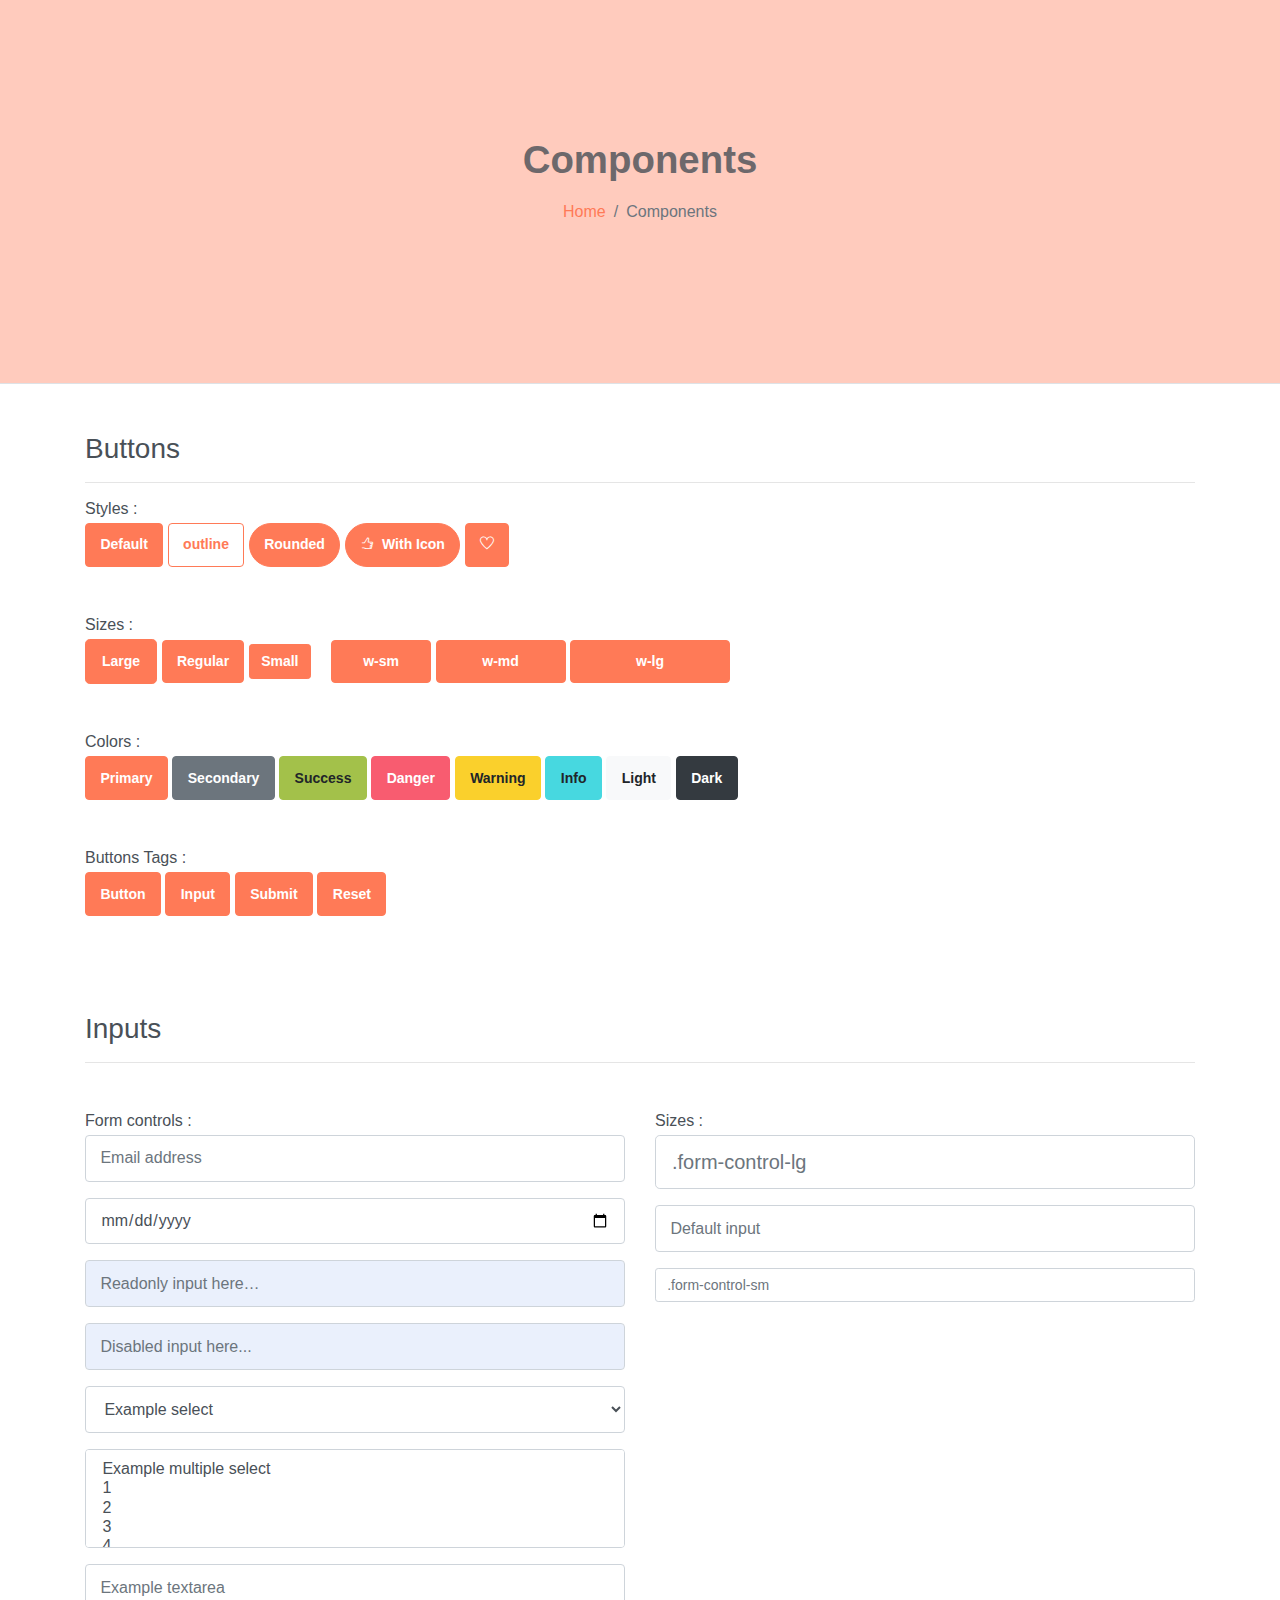
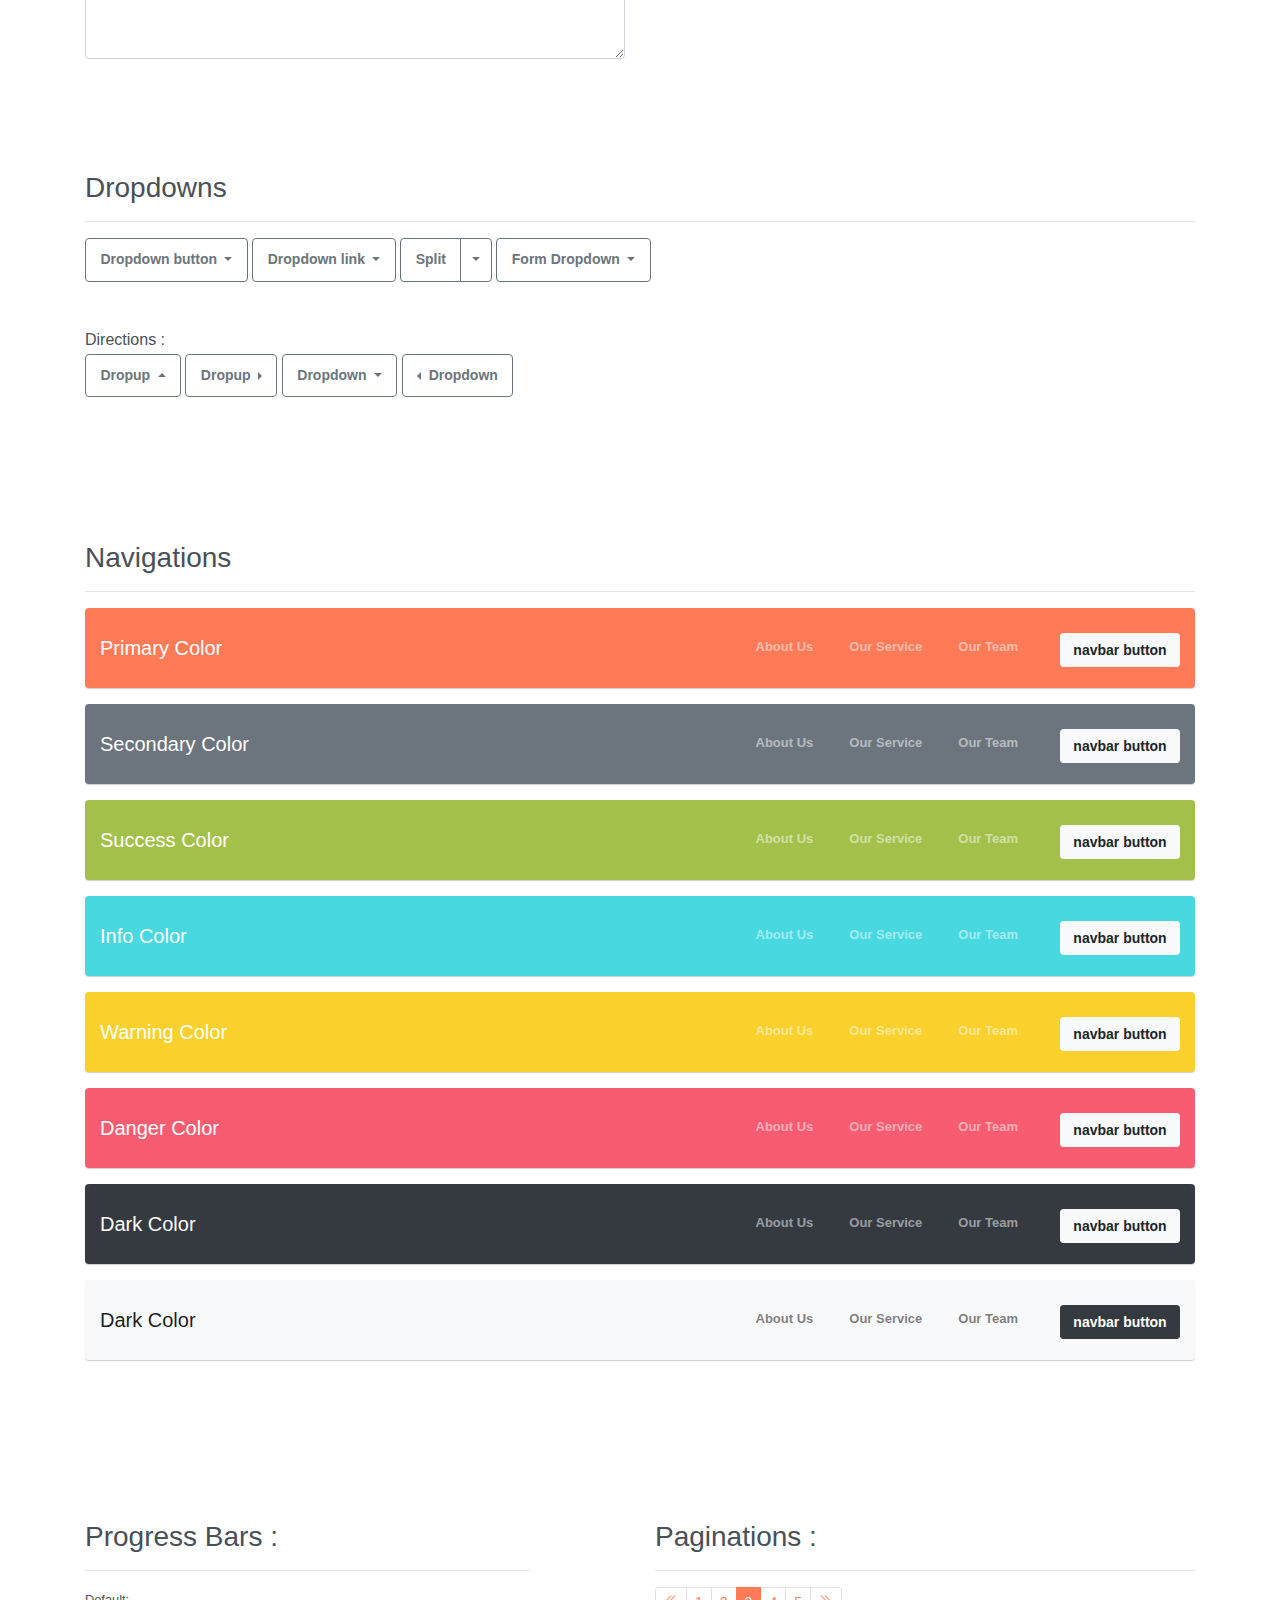
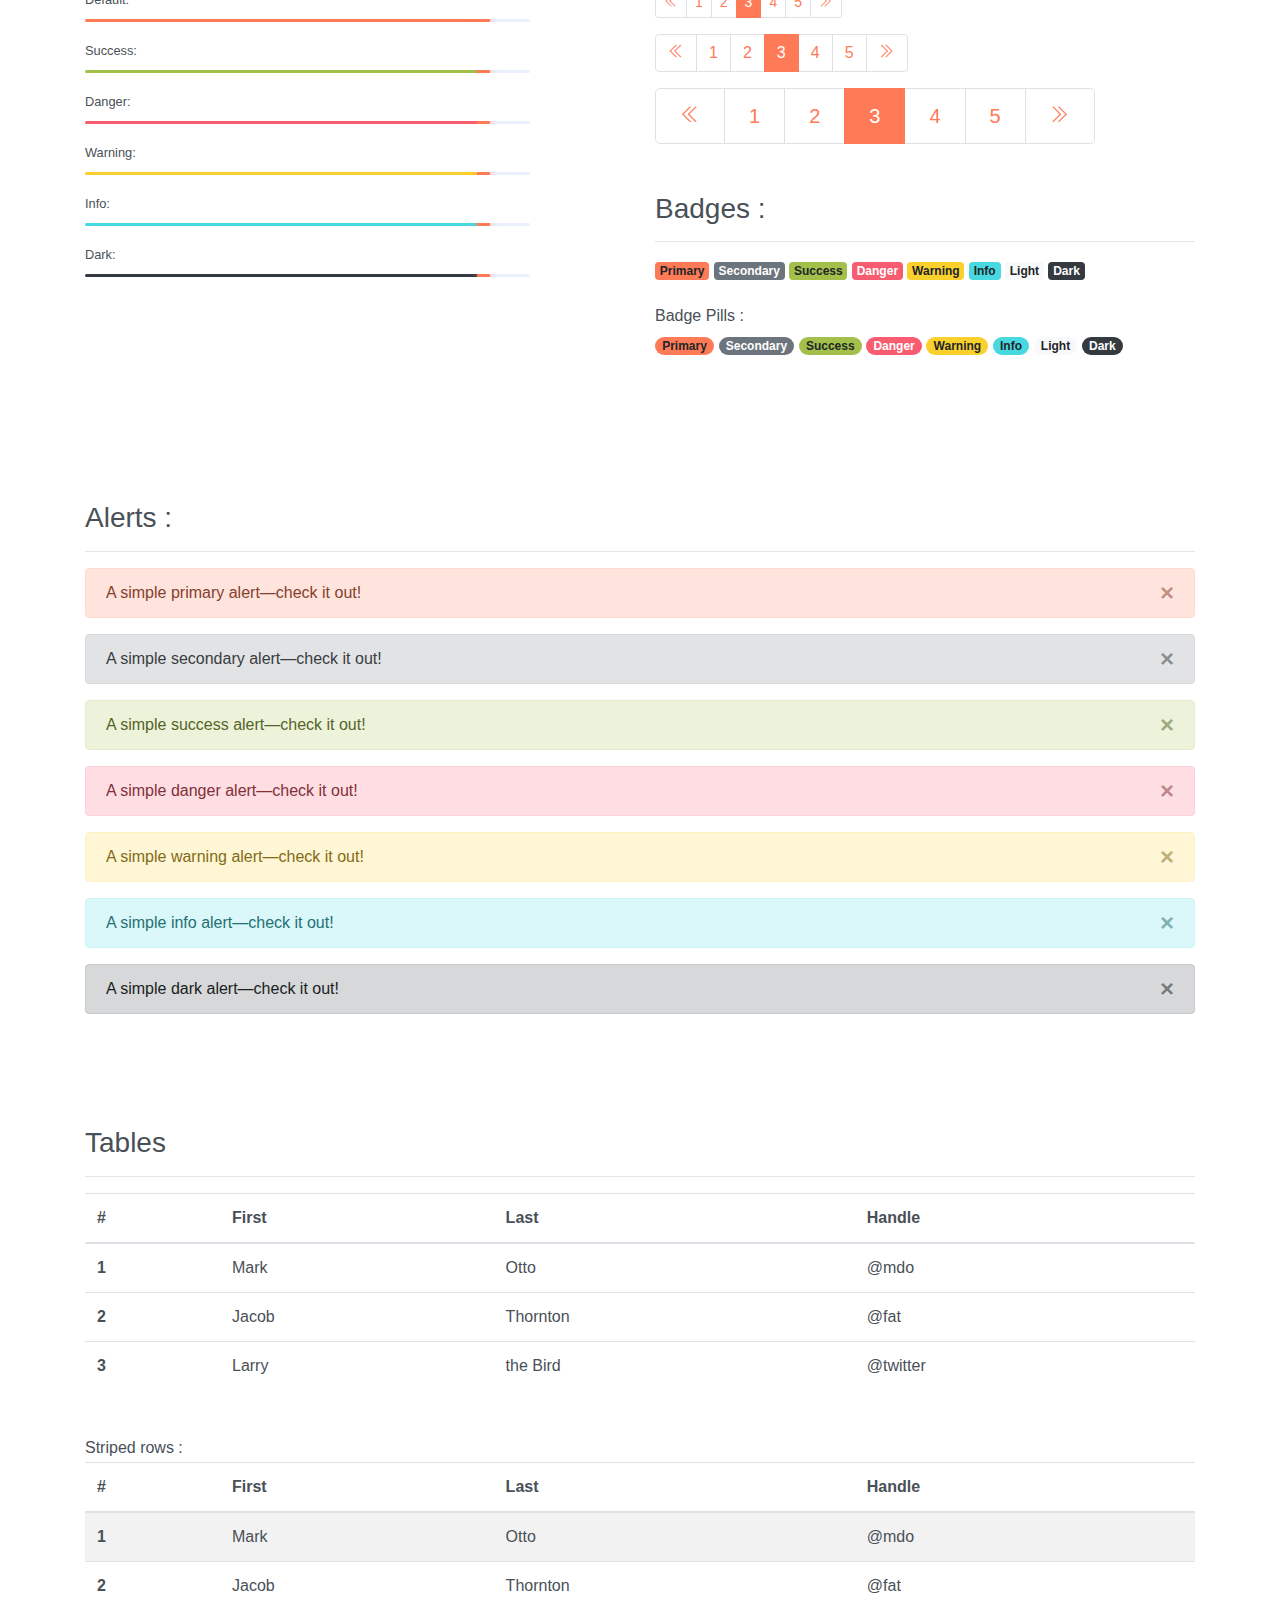
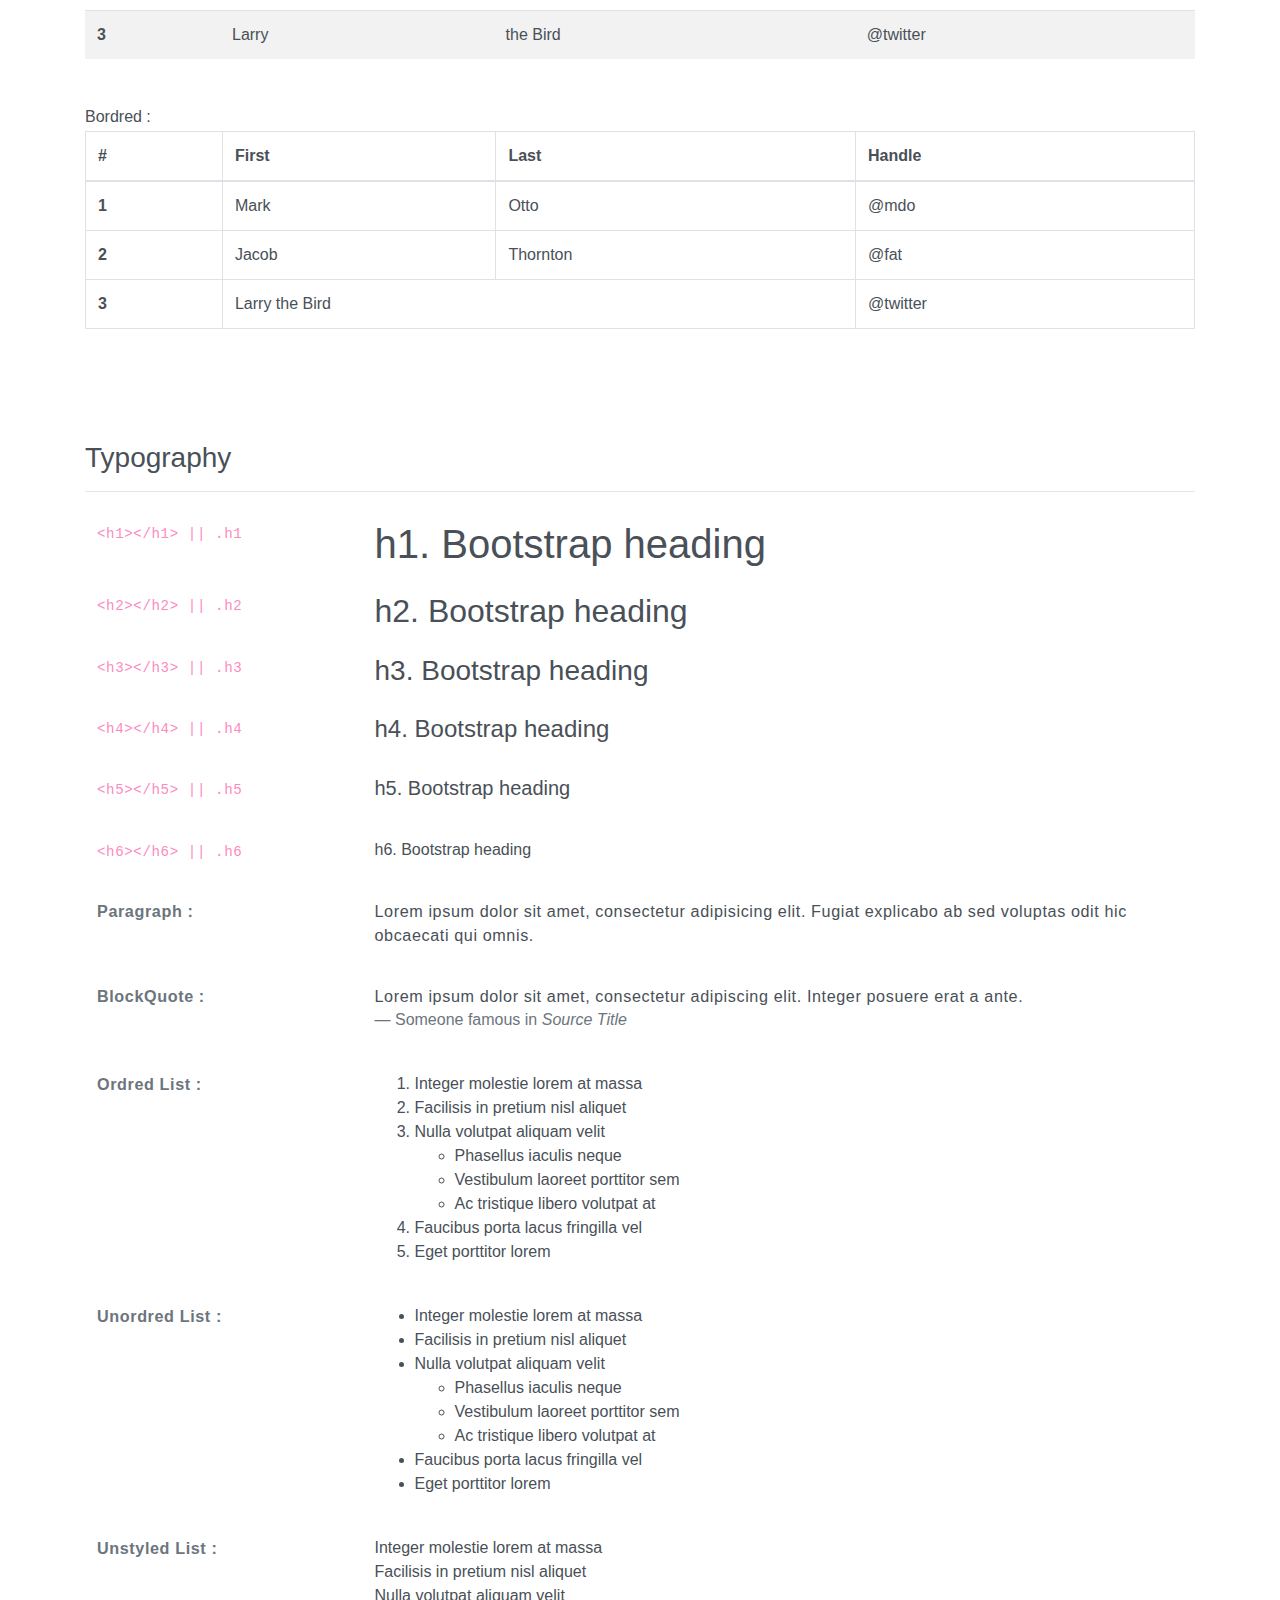
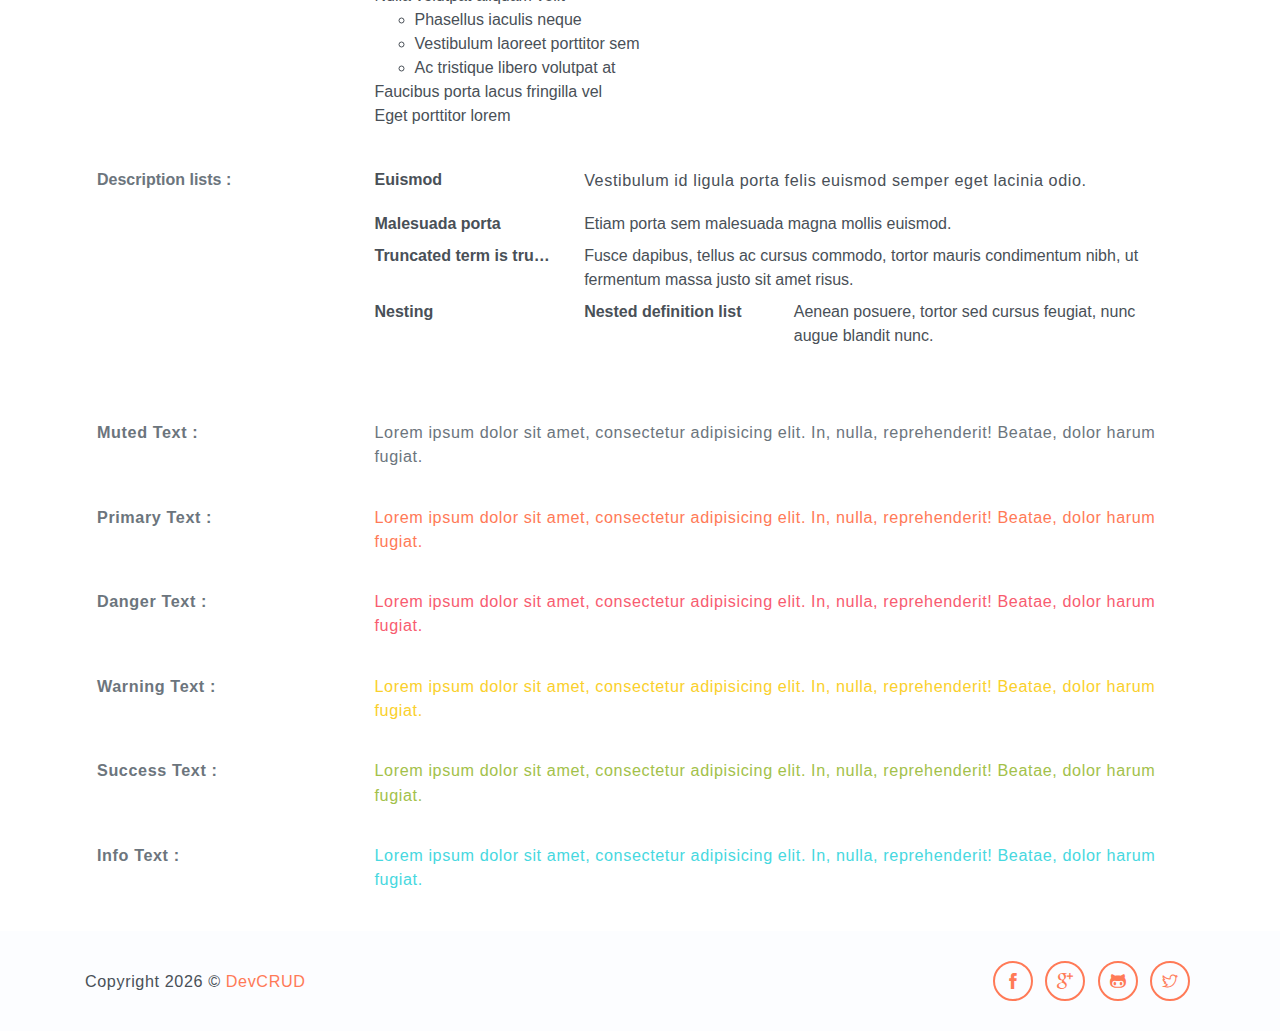
<file: components.html>
<!DOCTYPE html>
<html lang="en">
<head>
   <meta charset="utf-8">
   <meta name="viewport" content="width=device-width, initial-scale=1, shrink-to-fit=no">
   <meta name="description" content="Start your development with Steller landing page.">
   <meta name="author" content="Devcrud">
   <title>Steller | Components</title>
   <!-- font icons -->
   <link rel="stylesheet" href="assets/vendors/themify-icons/css/themify-icons.css">
   <!-- Bootstrap + Steller  -->
   <link rel="stylesheet" href="assets/css/steller.css">
</head>
<body>

   <!-- Page Header -->
   <header class="header header-mini"> 
      <div class="header-title">Components</div> 
      <nav aria-label="breadcrumb">
         <ol class="breadcrumb">
            <li class="breadcrumb-item"><a href="/">Home</a></li>
            <li class="breadcrumb-item active" aria-current="page">Components</li>
         </ol>
      </nav>
   </header> <!-- End Of Page Header -->

   <!-- main content -->
   <div class="container">

      <!-- Buttons -->
      <h3 class="mt-5">Buttons</h3>
      <hr>
      <h6 class="section-secondary-title">Styles :</h6>
      <button class="btn btn-primary">Default</button>
      <button class="btn btn-outline-primary">outline</button>
      <button class="btn btn-primary rounded">Rounded</button>
      <button class="btn btn-primary rounded"><i class="ti-thumb-up pr-1"></i> With Icon</button>
      <button class="btn btn-primary circle"><i class="ti-heart"></i></button>

      <h6 class="section-secondary-title mt-5">Sizes :</h6>
      <button class="btn btn-primary btn-lg">Large</button>
      <button class="btn btn-primary ">Regular</button>
      <button class="btn btn-primary btn-sm">Small</button>
      <button class="btn btn-primary w-sm ml-3">w-sm</button>
      <button class="btn btn-primary w-md">w-md</button>
      <button class="btn btn-primary w-lg">w-lg</button>

      <h6 class="section-secondary-title mt-5">Colors :</h6>          
      <button type="button" class="btn btn-primary">Primary</button>
      <button type="button" class="btn btn-secondary">Secondary</button>
      <button type="button" class="btn btn-success">Success</button>
      <button type="button" class="btn btn-danger">Danger</button>
      <button type="button" class="btn btn-warning">Warning</button>
      <button type="button" class="btn btn-info">Info</button>
      <button type="button" class="btn btn-light">Light</button>
      <button type="button" class="btn btn-dark">Dark</button>

      <h6 class="section-secondary-title mt-5">Buttons Tags :</h6>
      <button class="btn btn-primary" type="submit">Button</button>
      <input class="btn btn-primary" type="button" value="Input">
      <input class="btn btn-primary" type="submit" value="Submit">
      <input class="btn btn-primary" type="reset" value="Reset">
      
      <!-- devider -->
      <div class="py-5"></div>

      <!-- Inputs -->
      <h3>Inputs</h3>
      <hr>
      <div class="row mt-5">
         <div class="col-md-6">
            <h6 class="section-secondary-title">Form controls :</h6>        
            <div class="form-group">
               <input type="email" class="form-control" id="exampleFormControlInput1" placeholder="Email address">
            </div>
            <div class="form-group">
               <input type="date" class="form-control" id="exampleFormControlInput1" placeholder="Date">
            </div>
            <div class="form-group">
               <input class="form-control" type="text" placeholder="Readonly input here…" readonly>
            </div>
            <div class="form-group">
               <input class="form-control" id="disabledInput" type="text" placeholder="Disabled input here..." disabled>
            </div>
            <div class="form-group">
               <select class="form-control" id="exampleFormControlSelect1">
                  <option>Example select</option>
                  <option>1</option>
                  <option>2</option>
                  <option>3</option>
                  <option>4</option>
                  <option>5</option>
               </select>
            </div>
            <div class="form-group">
               <select multiple class="form-control" id="exampleFormControlSelect2">
                  <option>Example multiple select</option>
                  <option>1</option>
                  <option>2</option>
                  <option>3</option>
                  <option>4</option>
                  <option>5</option>
               </select>
            </div>
            <div class="form-group">
               <textarea class="form-control" id="exampleFormControlTextarea1" rows="3" placeholder="Example textarea"></textarea>
            </div>
         </div>
         <div class="col-md-6">
            <h6 class="section-secondary-title">Sizes :</h6>    
            <div class="form-group">
               <input class="form-control form-control-lg" type="text" placeholder=".form-control-lg">             
            </div>
            <div class="form-group">
               <input class="form-control" type="text" placeholder="Default input">
            </div>
            <div class="form-group">
               <input class="form-control form-control-sm" type="text" placeholder=".form-control-sm"> 
            </div>
         </div>
      </div> <!-- end of inputs -->   

      <!-- devider -->
      <div class="py-5"></div>             

      <!-- Dropdowns -->
      <h3 class="components-section-title font-weight-normal">Dropdowns</h3>
      <hr>
      <div class="dropdown d-inline-block">
         <button class="btn btn-outline-secondary dropdown-toggle" type="button" id="dropdownMenuButton" data-toggle="dropdown" aria-haspopup="true" aria-expanded="false">
         Dropdown button
         </button>
         <div class="dropdown-menu" aria-labelledby="dropdownMenuButton">
         <a class="dropdown-item" href="#">Action</a>
         <a class="dropdown-item" href="#">Another action</a>
         <a class="dropdown-item" href="#">Something else here</a>
         </div>
      </div>
      <div class="dropdown d-inline-block">
         <a class="btn btn-outline-secondary dropdown-toggle" href="#" role="button" id="dropdownMenuLink" data-toggle="dropdown" aria-haspopup="true" aria-expanded="false">
            Dropdown link
         </a>
         <div class="dropdown-menu" aria-labelledby="dropdownMenuLink">
            <a class="dropdown-item" href="#">Action</a>
            <a class="dropdown-item" href="#">Another action</a>
            <a class="dropdown-item" href="#">Something else here</a>
         </div>
      </div>
      <div class="btn-group">
         <button type="button" class="btn btn-outline-secondary">Split</button>
         <button type="button" class="btn btn-outline-secondary dropdown-toggle dropdown-toggle-split" data-toggle="dropdown" aria-haspopup="true" aria-expanded="false">
         <span class="sr-only">Toggle Dropdown</span>
         </button>
         <div class="dropdown-menu">
            <a class="dropdown-item" href="#">Action</a>
            <a class="dropdown-item" href="#">Another action</a>
            <a class="dropdown-item" href="#">Something else here</a>
            <div class="dropdown-divider"></div>
            <a class="dropdown-item" href="#">Separated link</a>
         </div>
      </div>
      <div class="btn-group">
         <button class="btn btn-outline-secondary dropdown-toggle" type="button" id="dropdownMenuButton" data-toggle="dropdown" aria-haspopup="true" aria-expanded="false">
            Form Dropdown
         </button>
         <div class="dropdown-menu form">
            <form class="px-4 py-3">
               <div class="form-group">
                  <input type="email" class="form-control" id="exampleDropdownFormEmail1" placeholder="email@example.com">
               </div>
               <div class="form-group">
                  <input type="password" class="form-control" id="exampleDropdownFormPassword1" placeholder="Password">
               </div>
               <div class="form-check mb-3">
                  <input type="checkbox" class="form-check-input" id="dropdownCheck">
                  <label class="form-check-label" for="dropdownCheck">
                     Remember me
                  </label>
               </div>
               <button type="submit" class="btn btn-primary btn-block">Sign in</button>
            </form>
            <div class="dropdown-divider"></div>
            <a class="dropdown-item" href="#"><small>New around here? Sign up</small></a>
            <a class="dropdown-item" href="#"><small>Forgot password?</small></a>
         </div>
      </div>       
      <h6 class="section-secondary-title mt-5">Directions :</h6>  
      <div class="btn-group dropup">
         <button type="button" class="btn btn-outline-secondary dropdown-toggle" data-toggle="dropdown" aria-haspopup="true" aria-expanded="false">
            Dropup
         </button>
         <div class="dropdown-menu">
            <a class="dropdown-item" href="#">Action</a>
            <a class="dropdown-item" href="#">Another action</a>
            <a class="dropdown-item" href="#">Something else here</a>
            <div class="dropdown-divider"></div>
            <a class="dropdown-item" href="#">Separated link</a>
         </div>
      </div>
      <div class="btn-group dropright">
         <button type="button" class="btn btn-outline-secondary dropdown-toggle" data-toggle="dropdown" aria-haspopup="true" aria-expanded="false">
            Dropup
         </button>
         <div class="dropdown-menu">
            <a class="dropdown-item" href="#">Action</a>
            <a class="dropdown-item" href="#">Another action</a>
            <a class="dropdown-item" href="#">Something else here</a>
            <div class="dropdown-divider"></div>
            <a class="dropdown-item" href="#">Separated link</a>
         </div>
      </div>
      <div class="btn-group">
         <button type="button" class="btn btn-outline-secondary dropdown-toggle" data-toggle="dropdown" aria-haspopup="true" aria-expanded="false">
            Dropdown
         </button>
         <div class="dropdown-menu">
            <a class="dropdown-item" href="#">Action</a>
            <a class="dropdown-item" href="#">Another action</a>
            <a class="dropdown-item" href="#">Something else here</a>
            <div class="dropdown-divider"></div>
            <a class="dropdown-item" href="#">Separated link</a>
         </div>
      </div>
      <div class="btn-group dropleft">
         <button type="button" class="btn btn-outline-secondary dropdown-toggle" data-toggle="dropdown" aria-haspopup="true" aria-expanded="false">
            Dropdown
         </button>
         <div class="dropdown-menu">
            <a class="dropdown-item" href="#">Action</a>
            <a class="dropdown-item" href="#">Another action</a>
            <a class="dropdown-item" href="#">Something else here</a>
            <div class="dropdown-divider"></div>
            <a class="dropdown-item" href="#">Separated link</a>
         </div>
      </div> <!-- end of Dropdowns -->  

      <!-- devider -->
      <div class="py-5"></div>   

      <!-- navbars -->
      <h3 class="components-section-title font-weight-normal mt-5">Navigations</h3>
      <hr>
      <nav class="navbar navbar-expand-sm navbar-dark bg-primary rounded shadow mb-3">
         <div class="container">
            <a class="navbar-brand" href="#">Primary Color</a>
            <button class="navbar-toggler ml-auto" type="button" data-toggle="collapse" data-target="#navbarSupportedContent" aria-controls="navbarSupportedContent" aria-expanded="false" aria-label="Toggle navigation">
            <span class="navbar-toggler-icon"></span>
            </button>
            <div class="collapse navbar-collapse" id="navbarSupportedContent">
               <ul class="navbar-nav ml-auto"> 
                  <li class="nav-item">
                     <a class="nav-link" href="#about">About Us</a>
                  </li>
                  <li class="nav-item">
                     <a class="nav-link" href="#service">Our Service</a>
                  </li>
                  <li class="nav-item">
                     <a class="nav-link" href="#team">Our Team</a>
                  </li>
                  <li class="nav-item">
                     <a href="#book-table" class="ml-4 mt-1 btn btn-light btn-sm">navbar button</a>
                  </li>
               </ul>                       
            </div>
         </div>
      </nav>
      <nav class="navbar navbar-expand-sm navbar-dark bg-secondary rounded shadow mb-3">
         <div class="container">
            <a class="navbar-brand" href="#">Secondary Color</a>
            <button class="navbar-toggler ml-auto" type="button" data-toggle="collapse" data-target="#navbarSupportedContent" aria-controls="navbarSupportedContent" aria-expanded="false" aria-label="Toggle navigation">
            <span class="navbar-toggler-icon"></span>
            </button>
            <div class="collapse navbar-collapse" id="navbarSupportedContent">
               <ul class="navbar-nav ml-auto"> 
                  <li class="nav-item">
                     <a class="nav-link" href="#about">About Us</a>
                  </li>
                  <li class="nav-item">
                     <a class="nav-link" href="#service">Our Service</a>
                  </li>
                  <li class="nav-item">
                     <a class="nav-link" href="#team">Our Team</a>
                  </li>
                  <li class="nav-item">
                     <a href="#book-table" class="ml-4 mt-1 btn btn-light btn-sm">navbar button</a>
                  </li>
               </ul>                       
            </div>
         </div>
      </nav>
      <nav class="navbar navbar-expand-sm navbar-dark bg-success rounded shadow mb-3">
         <div class="container">
            <a class="navbar-brand" href="#">Success Color</a>
            <button class="navbar-toggler ml-auto" type="button" data-toggle="collapse" data-target="#navbarSupportedContent" aria-controls="navbarSupportedContent" aria-expanded="false" aria-label="Toggle navigation">
            <span class="navbar-toggler-icon"></span>
            </button>
            <div class="collapse navbar-collapse" id="navbarSupportedContent">
               <ul class="navbar-nav ml-auto"> 
                  <li class="nav-item">
                     <a class="nav-link" href="#about">About Us</a>
                  </li>
                  <li class="nav-item">
                     <a class="nav-link" href="#service">Our Service</a>
                  </li>
                  <li class="nav-item">
                     <a class="nav-link" href="#team">Our Team</a>
                  </li>
                  <li class="nav-item">
                     <a href="#book-table" class="ml-4 mt-1 btn btn-light btn-sm">navbar button</a>
                  </li>
               </ul>                       
            </div>
         </div>
      </nav>
      <nav class="navbar navbar-expand-sm navbar-dark bg-info rounded shadow mb-3">
         <div class="container">
            <a class="navbar-brand" href="#">Info Color</a>
            <button class="navbar-toggler ml-auto" type="button" data-toggle="collapse" data-target="#navbarSupportedContent" aria-controls="navbarSupportedContent" aria-expanded="false" aria-label="Toggle navigation">
            <span class="navbar-toggler-icon"></span>
            </button>
            <div class="collapse navbar-collapse" id="navbarSupportedContent">
               <ul class="navbar-nav ml-auto"> 
                  <li class="nav-item">
                     <a class="nav-link" href="#about">About Us</a>
                  </li>
                  <li class="nav-item">
                     <a class="nav-link" href="#service">Our Service</a>
                  </li>
                  <li class="nav-item">
                     <a class="nav-link" href="#team">Our Team</a>
                  </li>
                  <li class="nav-item">
                     <a href="#book-table" class="ml-4 mt-1 btn btn-light btn-sm">navbar button</a>
                  </li>
               </ul>                       
            </div>
         </div>
      </nav>
      <nav class="navbar navbar-expand-sm navbar-dark bg-warning rounded shadow mb-3">
         <div class="container">
            <a class="navbar-brand" href="#">Warning Color</a>
            <button class="navbar-toggler ml-auto" type="button" data-toggle="collapse" data-target="#navbarSupportedContent" aria-controls="navbarSupportedContent" aria-expanded="false" aria-label="Toggle navigation">
            <span class="navbar-toggler-icon"></span>
            </button>
            <div class="collapse navbar-collapse" id="navbarSupportedContent">
               <ul class="navbar-nav ml-auto"> 
                  <li class="nav-item">
                     <a class="nav-link" href="#about">About Us</a>
                  </li>
                  <li class="nav-item">
                     <a class="nav-link" href="#service">Our Service</a>
                  </li>
                  <li class="nav-item">
                     <a class="nav-link" href="#team">Our Team</a>
                  </li>
                  <li class="nav-item">
                     <a href="#book-table" class="ml-4 mt-1 btn btn-light btn-sm">navbar button</a>
                  </li>
               </ul>                       
            </div>
         </div>
      </nav>
      <nav class="navbar navbar-expand-sm navbar-dark bg-danger rounded shadow mb-3">
         <div class="container">
            <a class="navbar-brand" href="#">Danger Color</a>
            <button class="navbar-toggler ml-auto" type="button" data-toggle="collapse" data-target="#navbarSupportedContent" aria-controls="navbarSupportedContent" aria-expanded="false" aria-label="Toggle navigation">
            <span class="navbar-toggler-icon"></span>
            </button>
            <div class="collapse navbar-collapse" id="navbarSupportedContent">
               <ul class="navbar-nav ml-auto"> 
                  <li class="nav-item">
                     <a class="nav-link" href="#about">About Us</a>
                  </li>
                  <li class="nav-item">
                     <a class="nav-link" href="#service">Our Service</a>
                  </li>
                  <li class="nav-item">
                     <a class="nav-link" href="#team">Our Team</a>
                  </li>
                  <li class="nav-item">
                     <a href="#book-table" class="ml-4 mt-1 btn btn-light btn-sm">navbar button</a>
                  </li>
               </ul>                       
            </div>
         </div>
      </nav>
      <nav class="navbar navbar-expand-sm navbar-dark bg-dark rounded shadow mb-3">
         <div class="container">
            <a class="navbar-brand" href="#">Dark Color</a>
            <button class="navbar-toggler ml-auto" type="button" data-toggle="collapse" data-target="#navbarSupportedContent" aria-controls="navbarSupportedContent" aria-expanded="false" aria-label="Toggle navigation">
            <span class="navbar-toggler-icon"></span>
            </button>
            <div class="collapse navbar-collapse" id="navbarSupportedContent">
               <ul class="navbar-nav ml-auto"> 
                  <li class="nav-item">
                     <a class="nav-link" href="#about">About Us</a>
                  </li>
                  <li class="nav-item">
                     <a class="nav-link" href="#service">Our Service</a>
                  </li>
                  <li class="nav-item">
                     <a class="nav-link" href="#team">Our Team</a>
                  </li>
                  <li class="nav-item">
                     <a href="#book-table" class="ml-4 mt-1 btn btn-light btn-sm">navbar button</a>
                  </li>
               </ul>                       
            </div>
         </div>
      </nav>
      <nav class="navbar navbar-expand-sm navbar-light bg-light rounded shadow mb-3">
         <div class="container">
            <a class="navbar-brand" href="#">Dark Color</a>
            <button class="navbar-toggler ml-auto" type="button" data-toggle="collapse" data-target="#navbarSupportedContent" aria-controls="navbarSupportedContent" aria-expanded="false" aria-label="Toggle navigation">
            <span class="navbar-toggler-icon"></span>
            </button>
            <div class="collapse navbar-collapse" id="navbarSupportedContent">
               <ul class="navbar-nav ml-auto"> 
                  <li class="nav-item">
                     <a class="nav-link" href="#about">About Us</a>
                  </li>
                  <li class="nav-item">
                     <a class="nav-link" href="#service">Our Service</a>
                  </li>
                  <li class="nav-item">
                     <a class="nav-link" href="#team">Our Team</a>
                  </li>
                  <li class="nav-item">
                     <a href="#book-table" class="ml-4 mt-1 btn btn-dark btn-sm">navbar button</a>
                  </li>
               </ul>                       
            </div>
         </div>
      </nav>
      <!-- End of navbars -->

      <!-- devider -->
      <div class="py-5"></div>   
      
      <!-- progress bars -->
      <div class="row justify-content-between">
         <div class="col-md-5">
            <h3 class="components-section-title font-weight-normal mt-5">Progress Bars :</h3>
            <hr>
            <small>Default: </small>
            <div class="progress mt-2 mb-3">
               <div class="progress-bar" role="progressbar" style="width: 90%" aria-valuenow="25" aria-valuemin="0" aria-valuemax="100"><span>90%</span></div>
            </div>
            <small>Success:</small>
            <div class="progress mt-2 mb-3">
               <div class="progress-bar bg-success" role="progressbar" style="width: 90%" aria-valuenow="25" aria-valuemin="0" aria-valuemax="100"><span>90%</span></div>
            </div>
            <small>Danger:</small>
            <div class="progress mt-2 mb-3">
               <div class="progress-bar bg-danger" role="progressbar" style="width: 90%" aria-valuenow="25" aria-valuemin="0" aria-valuemax="100"><span>90%</span></div>
            </div>
            <small>Warning:</small>
            <div class="progress mt-2 mb-3">
               <div class="progress-bar bg-warning" role="progressbar" style="width: 90%" aria-valuenow="25" aria-valuemin="0" aria-valuemax="100"><span>90%</span></div>
            </div>
            <small>Info:</small>
            <div class="progress mt-2 mb-3">
               <div class="progress-bar bg-info" role="progressbar" style="width: 90%" aria-valuenow="25" aria-valuemin="0" aria-valuemax="100"><span>90%</span></div>
            </div>
            <small>Dark:</small>
            <div class="progress mt-2 mb-3">
               <div class="progress-bar bg-dark" role="progressbar" style="width: 90%" aria-valuenow="25" aria-valuemin="0" aria-valuemax="100"><span>90%</span></div>
            </div>
         </div>
         <div class="col-md-6">
            <h3 class="components-section-title font-weight-normal mt-5">Paginations :</h3>
            <hr>
            <nav aria-label="Page navigation example">
               <ul class="pagination pagination-sm">
                  <li class="page-item"><a class="page-link" href="#"><i class="ti-angle-double-left"></i></a></li>
                  <li class="page-item"><a class="page-link" href="#">1</a></li>
                  <li class="page-item"><a class="page-link" href="#">2</a></li>
                  <li class="page-item active"><a class="page-link" href="#">3</a></li>
                  <li class="page-item"><a class="page-link" href="#">4</a></li>
                  <li class="page-item"><a class="page-link" href="#">5</a></li>
                  <li class="page-item"><a class="page-link" href="#"><i class="ti-angle-double-right"></i></a></li>
               </ul>
            </nav>
            <nav aria-label="Page navigation example">
               <ul class="pagination">
               <li class="page-item"><a class="page-link" href="#"><i class="ti-angle-double-left"></i></a></li>
                  <li class="page-item"><a class="page-link" href="#">1</a></li>
                  <li class="page-item"><a class="page-link" href="#">2</a></li>
                  <li class="page-item active"><a class="page-link" href="#">3</a></li>
                  <li class="page-item"><a class="page-link" href="#">4</a></li>
                  <li class="page-item"><a class="page-link" href="#">5</a></li>
                  <li class="page-item"><a class="page-link" href="#"><i class="ti-angle-double-right"></i></a></li>
               </ul>
            </nav>
            <nav aria-label="Page navigation example">
               <ul class="pagination pagination-lg">
                  <li class="page-item"><a class="page-link" href="#"><i class="ti-angle-double-left"></i></a></li>
                  <li class="page-item"><a class="page-link" href="#">1</a></li>
                  <li class="page-item"><a class="page-link" href="#">2</a></li>
                  <li class="page-item active"><a class="page-link" href="#">3</a></li>
                  <li class="page-item"><a class="page-link" href="#">4</a></li>
                  <li class="page-item"><a class="page-link" href="#">5</a></li>
                  <li class="page-item"><a class="page-link" href="#"><i class="ti-angle-double-right"></i></a></li>
               </ul>
            </nav>

            <!-- Badges -->
            <h3 class="components-section-title font-weight-normal mt-5">Badges :</h3>
            <hr>
            <span class="badge badge-primary">Primary</span>
            <span class="badge badge-secondary">Secondary</span>
            <span class="badge badge-success">Success</span>
            <span class="badge badge-danger">Danger</span>
            <span class="badge badge-warning">Warning</span>
            <span class="badge badge-info">Info</span>
            <span class="badge badge-light">Light</span>
            <span class="badge badge-dark">Dark</span>
            <h6 class="section-secondary-title mt-4 mb-2">Badge Pills :</h6>
            <span class="badge badge-pill badge-primary">Primary</span>
            <span class="badge badge-pill badge-secondary">Secondary</span>
            <span class="badge badge-pill badge-success">Success</span>
            <span class="badge badge-pill badge-danger">Danger</span>
            <span class="badge badge-pill badge-warning">Warning</span>
            <span class="badge badge-pill badge-info">Info</span>
            <span class="badge badge-pill badge-light">Light</span>
            <span class="badge badge-pill badge-dark">Dark</span>
         </div>
      </div> <!-- End of Progress bars -->

      <!-- devider -->
      <div class="py-5"></div>  

      <!-- Alerts -->
      <h3 class="components-section-title font-weight-normal mt-5">Alerts :</h3>
      <hr>
      <div class="alert alert-primary alert-dismissible fade show" role="alert">
         A simple primary alert—check it out!
         <button type="button" class="close" data-dismiss="alert" aria-label="Close">
            <span aria-hidden="true">&times;</span>
         </button>
      </div>
      <div class="alert alert-secondary alert-dismissible fade show" role="alert">
         A simple secondary alert—check it out!
         <button type="button" class="close" data-dismiss="alert" aria-label="Close">
            <span aria-hidden="true">&times;</span>
         </button>
      </div>
      <div class="alert alert-success alert-dismissible fade show" role="alert">
         A simple success alert—check it out!
         <button type="button" class="close" data-dismiss="alert" aria-label="Close">
            <span aria-hidden="true">&times;</span>
         </button>
      </div>
      <div class="alert alert-danger alert-dismissible fade show" role="alert">
         A simple danger alert—check it out!
         <button type="button" class="close" data-dismiss="alert" aria-label="Close">
            <span aria-hidden="true">&times;</span>
         </button>
      </div>
      <div class="alert alert-warning alert-dismissible fade show" role="alert">
         A simple warning alert—check it out!
         <button type="button" class="close" data-dismiss="alert" aria-label="Close">
            <span aria-hidden="true">&times;</span>
         </button>
      </div>
      <div class="alert alert-info alert-dismissible fade show" role="alert">
         A simple info alert—check it out!
         <button type="button" class="close" data-dismiss="alert" aria-label="Close">
            <span aria-hidden="true">&times;</span>
         </button>
      </div>
      <div class="alert alert-dark alert-dismissible fade show" role="alert">
         A simple dark alert—check it out!
         <button type="button" class="close" data-dismiss="alert" aria-label="Close">
            <span aria-hidden="true">&times;</span>
         </button>
      </div>
      <!-- end of alerts -->

      <!-- devider -->
      <div class="py-5"></div> 
   
      <!-- tables -->
      <h3 class="components-section-title">Tables</h3>
      <hr>
      <table class="table">
         <thead>
            <tr>
               <th scope="col">#</th>
               <th scope="col">First</th>
               <th scope="col">Last</th>
               <th scope="col">Handle</th>
            </tr>
         </thead>
         <tbody>
            <tr>
               <th scope="row">1</th>
               <td>Mark</td>
               <td>Otto</td>
               <td>@mdo</td>
            </tr>
            <tr>
               <th scope="row">2</th>
               <td>Jacob</td>
               <td>Thornton</td>
               <td>@fat</td>
            </tr>
            <tr>
               <th scope="row">3</th>
               <td>Larry</td>
               <td>the Bird</td>
               <td>@twitter</td>
            </tr>
         </tbody>
      </table>

      <h6 class="section-secondary-title mt-5">Striped rows :</h6>
      <table class="table table-striped">
         <thead>
            <tr>
               <th scope="col">#</th>
               <th scope="col">First</th>
               <th scope="col">Last</th>
               <th scope="col">Handle</th>
            </tr>
         </thead>
         <tbody>
            <tr>
               <th scope="row">1</th>
               <td>Mark</td>
               <td>Otto</td>
               <td>@mdo</td>
            </tr>
            <tr>
               <th scope="row">2</th>
               <td>Jacob</td>
               <td>Thornton</td>
               <td>@fat</td>
            </tr>
            <tr>
               <th scope="row">3</th>
               <td>Larry</td>
               <td>the Bird</td>
               <td>@twitter</td>
            </tr>
         </tbody>
      </table>

      <h6 class="section-secondary-title mt-5">Bordred :</h6>
      <table class="table table-bordered">
         <thead>
            <tr>
               <th scope="col">#</th>
               <th scope="col">First</th>
               <th scope="col">Last</th>
               <th scope="col">Handle</th>
            </tr>
         </thead>
         <tbody>
            <tr>
               <th scope="row">1</th>
               <td>Mark</td>
               <td>Otto</td>
               <td>@mdo</td>
            </tr>
            <tr>
               <th scope="row">2</th>
               <td>Jacob</td>
               <td>Thornton</td>
               <td>@fat</td>
            </tr>
            <tr>
               <th scope="row">3</th>
               <td colspan="2">Larry the Bird</td>
               <td>@twitter</td>
            </tr>
         </tbody>
      </table>
      <!-- end of tables -->

      <!-- devider -->
      <div class="py-5"></div> 

      <!-- typography -->
      <h3 class="components-section-title">Typography</h3>
      <hr>
     
      <table class="table table-borderless v-align-center">
         <tbody>
            <tr>
               <td>
                  <p><code class="highlighter-rouge">&lt;h1&gt;&lt;/h1&gt; || .h1</code></p>
               </td>
               <td class="w-75"><span class="h1">h1. Bootstrap heading</span></td>
            </tr>
            <tr>
               <td>
                  <p><code class="highlighter-rouge">&lt;h2&gt;&lt;/h2&gt; || .h2</code></p>
               </td>
               <td><span class="h2">h2. Bootstrap heading</span></td>
            </tr>
            <tr>
               <td>
                  <p><code class="highlighter-rouge">&lt;h3&gt;&lt;/h3&gt; || .h3</code></p>
               </td>
               <td><span class="h3">h3. Bootstrap heading</span></td>
            </tr>
            <tr>
               <td>
                  <p><code class="highlighter-rouge">&lt;h4&gt;&lt;/h4&gt; || .h4</code></p>
               </td>
               <td><span class="h4">h4. Bootstrap heading</span></td>
            </tr>
            <tr>
               <td>
                  <p><code class="highlighter-rouge">&lt;h5&gt;&lt;/h5&gt; || .h5</code></p>
               </td>
               <td><span class="h5">h5. Bootstrap heading</span></td>
            </tr>
            <tr>
               <td>
                  <p><code class="highlighter-rouge">&lt;h6&gt;&lt;/h6&gt; || .h6</code></p>
               </td>
               <td><span class="h6">h6. Bootstrap heading</span></td>
            </tr>
            <tr>
               <td>
                  <p class="font-weight-bold text-muted">Paragraph :</p>
               </td>
               <td><p>Lorem ipsum dolor sit amet, consectetur adipisicing elit. Fugiat explicabo ab sed voluptas odit hic obcaecati qui omnis.</p></td>
            </tr>
            <tr>
               <td>
                  <p class="font-weight-bold text-muted">BlockQuote :</p>
               </td>
               <td>
                  <blockquote class="blockquote">
                     <p class="mb-0">Lorem ipsum dolor sit amet, consectetur adipiscing elit. Integer posuere erat a ante.</p>
                     <footer class="blockquote-footer">Someone famous in <cite title="Source Title">Source Title</cite></footer>
                  </blockquote>
               </td>
            </tr>

            <tr>
               <td><p class="font-weight-bold text-muted">Ordred List :</p></td>
               <td>
                  <ol>
                     <li>Integer molestie lorem at massa</li>
                     <li>Facilisis in pretium nisl aliquet</li>
                     <li>Nulla volutpat aliquam velit
                        <ul>
                           <li>Phasellus iaculis neque</li>
                           <li>Vestibulum laoreet porttitor sem</li>
                           <li>Ac tristique libero volutpat at</li>
                        </ul>
                     </li>
                     <li>Faucibus porta lacus fringilla vel</li>
                     <li>Eget porttitor lorem</li>
                  </ol>
               </td>
            </tr>
            <tr>
               <td><p class="font-weight-bold text-muted">Unordred List :</p></td>
               <td>
                  <ul >
                     <li>Integer molestie lorem at massa</li>
                     <li>Facilisis in pretium nisl aliquet</li>
                     <li>Nulla volutpat aliquam velit
                        <ul>
                           <li>Phasellus iaculis neque</li>
                           <li>Vestibulum laoreet porttitor sem</li>
                           <li>Ac tristique libero volutpat at</li>
                        </ul>
                     </li>
                     <li>Faucibus porta lacus fringilla vel</li>
                     <li>Eget porttitor lorem</li>
                  </ul>
               </td>
            </tr>
            <tr>
               <td><p class="font-weight-bold text-muted">Unstyled List :</p></td>
               <td>
                  <ul class="list-unstyled">
                     <li>Integer molestie lorem at massa</li>
                     <li>Facilisis in pretium nisl aliquet</li>
                     <li>Nulla volutpat aliquam velit
                        <ul>
                           <li>Phasellus iaculis neque</li>
                           <li>Vestibulum laoreet porttitor sem</li>
                           <li>Ac tristique libero volutpat at</li>
                        </ul>
                     </li>
                     <li>Faucibus porta lacus fringilla vel</li>
                     <li>Eget porttitor lorem</li>
                  </ul>
               </td>
            </tr>
            <tr>
               <td class="font-weight-bold text-muted">Description lists : </td>
               <td>
                  <dl class="row">
                     <dt class="col-sm-3">Euismod</dt>
                     <dd class="col-sm-9">
                        <p>Vestibulum id ligula porta felis euismod semper eget lacinia odio.</p>
                     </dd>

                     <dt class="col-sm-3">Malesuada porta</dt>
                     <dd class="col-sm-9">Etiam porta sem malesuada magna mollis euismod.</dd>

                     <dt class="col-sm-3 text-truncate">Truncated term is truncated</dt>
                     <dd class="col-sm-9">Fusce dapibus, tellus ac cursus commodo, tortor mauris condimentum nibh, ut fermentum massa justo sit amet risus.</dd>

                     <dt class="col-sm-3">Nesting</dt>
                     <dd class="col-sm-9">
                        <dl class="row">
                           <dt class="col-sm-4">Nested definition list</dt>
                           <dd class="col-sm-8">Aenean posuere, tortor sed cursus feugiat, nunc augue blandit nunc.</dd>
                        </dl>
                     </dd>
                  </dl>
               </td>
            </tr>
            <tr>
               <td>
                  <p class="font-weight-bold text-muted">Muted Text :</p>
               </td>
               <td>
                  <p class="text-muted">Lorem ipsum dolor sit amet, consectetur adipisicing elit. In, nulla, reprehenderit! Beatae, dolor harum fugiat.</p>
               </td>
            </tr>
            <tr>
               <td>
                  <p class="font-weight-bold text-muted">Primary Text :</p>
               </td>
               <td>
                  <p class="text-primary">Lorem ipsum dolor sit amet, consectetur adipisicing elit. In, nulla, reprehenderit! Beatae, dolor harum fugiat.</p>
               </td>
            </tr>
            <tr>
               <td>
                  <p class="font-weight-bold text-muted">Danger Text :</p>
               </td>
               <td>
                  <p class="text-danger">Lorem ipsum dolor sit amet, consectetur adipisicing elit. In, nulla, reprehenderit! Beatae, dolor harum fugiat.</p>
               </td>
            </tr>
            <tr>
               <td>
                  <p class="font-weight-bold text-muted">Warning Text :</p>
               </td>
               <td>
                  <p class="text-warning">Lorem ipsum dolor sit amet, consectetur adipisicing elit. In, nulla, reprehenderit! Beatae, dolor harum fugiat.</p>
               </td>
            </tr>
            <tr>
               <td>
                  <p class="font-weight-bold text-muted">Success Text :</p>
               </td>
               <td>
                  <p class="text-success">Lorem ipsum dolor sit amet, consectetur adipisicing elit. In, nulla, reprehenderit! Beatae, dolor harum fugiat.</p>
               </td>
            </tr>
            <tr>
               <td>
                  <p class="font-weight-bold text-muted">Info Text :</p>
               </td>
               <td>
                  <p class="text-info">Lorem ipsum dolor sit amet, consectetur adipisicing elit. In, nulla, reprehenderit! Beatae, dolor harum fugiat.</p>
               </td>
            </tr>
         </tbody>
      </table>
   </div>
   <!-- end of typography -->

   <!-- Page Footer -->
    <footer class="page-footer">
        <div class="container">
            <div class="row align-items-center">
                <div class="col-sm-6">
                    <p>Copyright <script>document.write(new Date().getFullYear())</script> &copy; <a href="http://www.devcrud.com" target="_blank">DevCRUD</a></p>
                </div>
                <div class="col-sm-6">
                    <div class="socials">
                        <a class="social-item" href="javascript:void(0)"><i class="ti-facebook"></i></a>
                        <a class="social-item" href="javascript:void(0)"><i class="ti-google"></i></a>
                        <a class="social-item" href="javascript:void(0)"><i class="ti-github"></i></a>
                        <a class="social-item" href="javascript:void(0)"><i class="ti-twitter"></i></a>
                    </div>
                </div>
            </div>
        </div>
    </footer> 
    <!-- End of page footer -->
   
   <!-- core  -->
    <script src="assets/vendors/jquery/jquery-3.4.1.js"></script>
   <script src="assets/vendors/bootstrap/bootstrap.bundle.js"></script>

    <!-- steller js -->
    <script src="assets/js/steller.js"></script>

</body>
</html>
</file>
<file: assets/vendors/themify-icons/css/themify-icons.css>
@font-face {
	font-family: 'themify';
	src:url("../fonts/themify.eot?-fvbane");
	src:url("../fonts/themify.eot?#iefix-fvbane") format("embedded-opentype"),
		url("../fonts/themify.woff?-fvbane") format("woff"),
		url("../fonts/themify.ttf?-fvbane") format("truetype"),
		url("../fonts/themify.svg?-fvbane#themify") format("svg");
	font-weight: normal;
	font-style: normal;
}

[class^="ti-"], [class*=" ti-"] {
	font-family: 'themify';
	speak: none;
	font-style: normal;
	font-weight: normal;
	font-variant: normal;
	text-transform: none;
	line-height: 1;

	/* Better Font Rendering =========== */
	-webkit-font-smoothing: antialiased;
	-moz-osx-font-smoothing: grayscale;
}

.ti-wand:before {
	content: "\e600";
}
.ti-volume:before {
	content: "\e601";
}
.ti-user:before {
	content: "\e602";
}
.ti-unlock:before {
	content: "\e603";
}
.ti-unlink:before {
	content: "\e604";
}
.ti-trash:before {
	content: "\e605";
}
.ti-thought:before {
	content: "\e606";
}
.ti-target:before {
	content: "\e607";
}
.ti-tag:before {
	content: "\e608";
}
.ti-tablet:before {
	content: "\e609";
}
.ti-star:before {
	content: "\e60a";
}
.ti-spray:before {
	content: "\e60b";
}
.ti-signal:before {
	content: "\e60c";
}
.ti-shopping-cart:before {
	content: "\e60d";
}
.ti-shopping-cart-full:before {
	content: "\e60e";
}
.ti-settings:before {
	content: "\e60f";
}
.ti-search:before {
	content: "\e610";
}
.ti-zoom-in:before {
	content: "\e611";
}
.ti-zoom-out:before {
	content: "\e612";
}
.ti-cut:before {
	content: "\e613";
}
.ti-ruler:before {
	content: "\e614";
}
.ti-ruler-pencil:before {
	content: "\e615";
}
.ti-ruler-alt:before {
	content: "\e616";
}
.ti-bookmark:before {
	content: "\e617";
}
.ti-bookmark-alt:before {
	content: "\e618";
}
.ti-reload:before {
	content: "\e619";
}
.ti-plus:before {
	content: "\e61a";
}
.ti-pin:before {
	content: "\e61b";
}
.ti-pencil:before {
	content: "\e61c";
}
.ti-pencil-alt:before {
	content: "\e61d";
}
.ti-paint-roller:before {
	content: "\e61e";
}
.ti-paint-bucket:before {
	content: "\e61f";
}
.ti-na:before {
	content: "\e620";
}
.ti-mobile:before {
	content: "\e621";
}
.ti-minus:before {
	content: "\e622";
}
.ti-medall:before {
	content: "\e623";
}
.ti-medall-alt:before {
	content: "\e624";
}
.ti-marker:before {
	content: "\e625";
}
.ti-marker-alt:before {
	content: "\e626";
}
.ti-arrow-up:before {
	content: "\e627";
}
.ti-arrow-right:before {
	content: "\e628";
}
.ti-arrow-left:before {
	content: "\e629";
}
.ti-arrow-down:before {
	content: "\e62a";
}
.ti-lock:before {
	content: "\e62b";
}
.ti-location-arrow:before {
	content: "\e62c";
}
.ti-link:before {
	content: "\e62d";
}
.ti-layout:before {
	content: "\e62e";
}
.ti-layers:before {
	content: "\e62f";
}
.ti-layers-alt:before {
	content: "\e630";
}
.ti-key:before {
	content: "\e631";
}
.ti-import:before {
	content: "\e632";
}
.ti-image:before {
	content: "\e633";
}
.ti-heart:before {
	content: "\e634";
}
.ti-heart-broken:before {
	content: "\e635";
}
.ti-hand-stop:before {
	content: "\e636";
}
.ti-hand-open:before {
	content: "\e637";
}
.ti-hand-drag:before {
	content: "\e638";
}
.ti-folder:before {
	content: "\e639";
}
.ti-flag:before {
	content: "\e63a";
}
.ti-flag-alt:before {
	content: "\e63b";
}
.ti-flag-alt-2:before {
	content: "\e63c";
}
.ti-eye:before {
	content: "\e63d";
}
.ti-export:before {
	content: "\e63e";
}
.ti-exchange-vertical:before {
	content: "\e63f";
}
.ti-desktop:before {
	content: "\e640";
}
.ti-cup:before {
	content: "\e641";
}
.ti-crown:before {
	content: "\e642";
}
.ti-comments:before {
	content: "\e643";
}
.ti-comment:before {
	content: "\e644";
}
.ti-comment-alt:before {
	content: "\e645";
}
.ti-close:before {
	content: "\e646";
}
.ti-clip:before {
	content: "\e647";
}
.ti-angle-up:before {
	content: "\e648";
}
.ti-angle-right:before {
	content: "\e649";
}
.ti-angle-left:before {
	content: "\e64a";
}
.ti-angle-down:before {
	content: "\e64b";
}
.ti-check:before {
	content: "\e64c";
}
.ti-check-box:before {
	content: "\e64d";
}
.ti-camera:before {
	content: "\e64e";
}
.ti-announcement:before {
	content: "\e64f";
}
.ti-brush:before {
	content: "\e650";
}
.ti-briefcase:before {
	content: "\e651";
}
.ti-bolt:before {
	content: "\e652";
}
.ti-bolt-alt:before {
	content: "\e653";
}
.ti-blackboard:before {
	content: "\e654";
}
.ti-bag:before {
	content: "\e655";
}
.ti-move:before {
	content: "\e656";
}
.ti-arrows-vertical:before {
	content: "\e657";
}
.ti-arrows-horizontal:before {
	content: "\e658";
}
.ti-fullscreen:before {
	content: "\e659";
}
.ti-arrow-top-right:before {
	content: "\e65a";
}
.ti-arrow-top-left:before {
	content: "\e65b";
}
.ti-arrow-circle-up:before {
	content: "\e65c";
}
.ti-arrow-circle-right:before {
	content: "\e65d";
}
.ti-arrow-circle-left:before {
	content: "\e65e";
}
.ti-arrow-circle-down:before {
	content: "\e65f";
}
.ti-angle-double-up:before {
	content: "\e660";
}
.ti-angle-double-right:before {
	content: "\e661";
}
.ti-angle-double-left:before {
	content: "\e662";
}
.ti-angle-double-down:before {
	content: "\e663";
}
.ti-zip:before {
	content: "\e664";
}
.ti-world:before {
	content: "\e665";
}
.ti-wheelchair:before {
	content: "\e666";
}
.ti-view-list:before {
	content: "\e667";
}
.ti-view-list-alt:before {
	content: "\e668";
}
.ti-view-grid:before {
	content: "\e669";
}
.ti-uppercase:before {
	content: "\e66a";
}
.ti-upload:before {
	content: "\e66b";
}
.ti-underline:before {
	content: "\e66c";
}
.ti-truck:before {
	content: "\e66d";
}
.ti-timer:before {
	content: "\e66e";
}
.ti-ticket:before {
	content: "\e66f";
}
.ti-thumb-up:before {
	content: "\e670";
}
.ti-thumb-down:before {
	content: "\e671";
}
.ti-text:before {
	content: "\e672";
}
.ti-stats-up:before {
	content: "\e673";
}
.ti-stats-down:before {
	content: "\e674";
}
.ti-split-v:before {
	content: "\e675";
}
.ti-split-h:before {
	content: "\e676";
}
.ti-smallcap:before {
	content: "\e677";
}
.ti-shine:before {
	content: "\e678";
}
.ti-shift-right:before {
	content: "\e679";
}
.ti-shift-left:before {
	content: "\e67a";
}
.ti-shield:before {
	content: "\e67b";
}
.ti-notepad:before {
	content: "\e67c";
}
.ti-server:before {
	content: "\e67d";
}
.ti-quote-right:before {
	content: "\e67e";
}
.ti-quote-left:before {
	content: "\e67f";
}
.ti-pulse:before {
	content: "\e680";
}
.ti-printer:before {
	content: "\e681";
}
.ti-power-off:before {
	content: "\e682";
}
.ti-plug:before {
	content: "\e683";
}
.ti-pie-chart:before {
	content: "\e684";
}
.ti-paragraph:before {
	content: "\e685";
}
.ti-panel:before {
	content: "\e686";
}
.ti-package:before {
	content: "\e687";
}
.ti-music:before {
	content: "\e688";
}
.ti-music-alt:before {
	content: "\e689";
}
.ti-mouse:before {
	content: "\e68a";
}
.ti-mouse-alt:before {
	content: "\e68b";
}
.ti-money:before {
	content: "\e68c";
}
.ti-microphone:before {
	content: "\e68d";
}
.ti-menu:before {
	content: "\e68e";
}
.ti-menu-alt:before {
	content: "\e68f";
}
.ti-map:before {
	content: "\e690";
}
.ti-map-alt:before {
	content: "\e691";
}
.ti-loop:before {
	content: "\e692";
}
.ti-location-pin:before {
	content: "\e693";
}
.ti-list:before {
	content: "\e694";
}
.ti-light-bulb:before {
	content: "\e695";
}
.ti-Italic:before {
	content: "\e696";
}
.ti-info:before {
	content: "\e697";
}
.ti-infinite:before {
	content: "\e698";
}
.ti-id-badge:before {
	content: "\e699";
}
.ti-hummer:before {
	content: "\e69a";
}
.ti-home:before {
	content: "\e69b";
}
.ti-help:before {
	content: "\e69c";
}
.ti-headphone:before {
	content: "\e69d";
}
.ti-harddrives:before {
	content: "\e69e";
}
.ti-harddrive:before {
	content: "\e69f";
}
.ti-gift:before {
	content: "\e6a0";
}
.ti-game:before {
	content: "\e6a1";
}
.ti-filter:before {
	content: "\e6a2";
}
.ti-files:before {
	content: "\e6a3";
}
.ti-file:before {
	content: "\e6a4";
}
.ti-eraser:before {
	content: "\e6a5";
}
.ti-envelope:before {
	content: "\e6a6";
}
.ti-download:before {
	content: "\e6a7";
}
.ti-direction:before {
	content: "\e6a8";
}
.ti-direction-alt:before {
	content: "\e6a9";
}
.ti-dashboard:before {
	content: "\e6aa";
}
.ti-control-stop:before {
	content: "\e6ab";
}
.ti-control-shuffle:before {
	content: "\e6ac";
}
.ti-control-play:before {
	content: "\e6ad";
}
.ti-control-pause:before {
	content: "\e6ae";
}
.ti-control-forward:before {
	content: "\e6af";
}
.ti-control-backward:before {
	content: "\e6b0";
}
.ti-cloud:before {
	content: "\e6b1";
}
.ti-cloud-up:before {
	content: "\e6b2";
}
.ti-cloud-down:before {
	content: "\e6b3";
}
.ti-clipboard:before {
	content: "\e6b4";
}
.ti-car:before {
	content: "\e6b5";
}
.ti-calendar:before {
	content: "\e6b6";
}
.ti-book:before {
	content: "\e6b7";
}
.ti-bell:before {
	content: "\e6b8";
}
.ti-basketball:before {
	content: "\e6b9";
}
.ti-bar-chart:before {
	content: "\e6ba";
}
.ti-bar-chart-alt:before {
	content: "\e6bb";
}
.ti-back-right:before {
	content: "\e6bc";
}
.ti-back-left:before {
	content: "\e6bd";
}
.ti-arrows-corner:before {
	content: "\e6be";
}
.ti-archive:before {
	content: "\e6bf";
}
.ti-anchor:before {
	content: "\e6c0";
}
.ti-align-right:before {
	content: "\e6c1";
}
.ti-align-left:before {
	content: "\e6c2";
}
.ti-align-justify:before {
	content: "\e6c3";
}
.ti-align-center:before {
	content: "\e6c4";
}
.ti-alert:before {
	content: "\e6c5";
}
.ti-alarm-clock:before {
	content: "\e6c6";
}
.ti-agenda:before {
	content: "\e6c7";
}
.ti-write:before {
	content: "\e6c8";
}
.ti-window:before {
	content: "\e6c9";
}
.ti-widgetized:before {
	content: "\e6ca";
}
.ti-widget:before {
	content: "\e6cb";
}
.ti-widget-alt:before {
	content: "\e6cc";
}
.ti-wallet:before {
	content: "\e6cd";
}
.ti-video-clapper:before {
	content: "\e6ce";
}
.ti-video-camera:before {
	content: "\e6cf";
}
.ti-vector:before {
	content: "\e6d0";
}
.ti-themify-logo:before {
	content: "\e6d1";
}
.ti-themify-favicon:before {
	content: "\e6d2";
}
.ti-themify-favicon-alt:before {
	content: "\e6d3";
}
.ti-support:before {
	content: "\e6d4";
}
.ti-stamp:before {
	content: "\e6d5";
}
.ti-split-v-alt:before {
	content: "\e6d6";
}
.ti-slice:before {
	content: "\e6d7";
}
.ti-shortcode:before {
	content: "\e6d8";
}
.ti-shift-right-alt:before {
	content: "\e6d9";
}
.ti-shift-left-alt:before {
	content: "\e6da";
}
.ti-ruler-alt-2:before {
	content: "\e6db";
}
.ti-receipt:before {
	content: "\e6dc";
}
.ti-pin2:before {
	content: "\e6dd";
}
.ti-pin-alt:before {
	content: "\e6de";
}
.ti-pencil-alt2:before {
	content: "\e6df";
}
.ti-palette:before {
	content: "\e6e0";
}
.ti-more:before {
	content: "\e6e1";
}
.ti-more-alt:before {
	content: "\e6e2";
}
.ti-microphone-alt:before {
	content: "\e6e3";
}
.ti-magnet:before {
	content: "\e6e4";
}
.ti-line-double:before {
	content: "\e6e5";
}
.ti-line-dotted:before {
	content: "\e6e6";
}
.ti-line-dashed:before {
	content: "\e6e7";
}
.ti-layout-width-full:before {
	content: "\e6e8";
}
.ti-layout-width-default:before {
	content: "\e6e9";
}
.ti-layout-width-default-alt:before {
	content: "\e6ea";
}
.ti-layout-tab:before {
	content: "\e6eb";
}
.ti-layout-tab-window:before {
	content: "\e6ec";
}
.ti-layout-tab-v:before {
	content: "\e6ed";
}
.ti-layout-tab-min:before {
	content: "\e6ee";
}
.ti-layout-slider:before {
	content: "\e6ef";
}
.ti-layout-slider-alt:before {
	content: "\e6f0";
}
.ti-layout-sidebar-right:before {
	content: "\e6f1";
}
.ti-layout-sidebar-none:before {
	content: "\e6f2";
}
.ti-layout-sidebar-left:before {
	content: "\e6f3";
}
.ti-layout-placeholder:before {
	content: "\e6f4";
}
.ti-layout-menu:before {
	content: "\e6f5";
}
.ti-layout-menu-v:before {
	content: "\e6f6";
}
.ti-layout-menu-separated:before {
	content: "\e6f7";
}
.ti-layout-menu-full:before {
	content: "\e6f8";
}
.ti-layout-media-right-alt:before {
	content: "\e6f9";
}
.ti-layout-media-right:before {
	content: "\e6fa";
}
.ti-layout-media-overlay:before {
	content: "\e6fb";
}
.ti-layout-media-overlay-alt:before {
	content: "\e6fc";
}
.ti-layout-media-overlay-alt-2:before {
	content: "\e6fd";
}
.ti-layout-media-left-alt:before {
	content: "\e6fe";
}
.ti-layout-media-left:before {
	content: "\e6ff";
}
.ti-layout-media-center-alt:before {
	content: "\e700";
}
.ti-layout-media-center:before {
	content: "\e701";
}
.ti-layout-list-thumb:before {
	content: "\e702";
}
.ti-layout-list-thumb-alt:before {
	content: "\e703";
}
.ti-layout-list-post:before {
	content: "\e704";
}
.ti-layout-list-large-image:before {
	content: "\e705";
}
.ti-layout-line-solid:before {
	content: "\e706";
}
.ti-layout-grid4:before {
	content: "\e707";
}
.ti-layout-grid3:before {
	content: "\e708";
}
.ti-layout-grid2:before {
	content: "\e709";
}
.ti-layout-grid2-thumb:before {
	content: "\e70a";
}
.ti-layout-cta-right:before {
	content: "\e70b";
}
.ti-layout-cta-left:before {
	content: "\e70c";
}
.ti-layout-cta-center:before {
	content: "\e70d";
}
.ti-layout-cta-btn-right:before {
	content: "\e70e";
}
.ti-layout-cta-btn-left:before {
	content: "\e70f";
}
.ti-layout-column4:before {
	content: "\e710";
}
.ti-layout-column3:before {
	content: "\e711";
}
.ti-layout-column2:before {
	content: "\e712";
}
.ti-layout-accordion-separated:before {
	content: "\e713";
}
.ti-layout-accordion-merged:before {
	content: "\e714";
}
.ti-layout-accordion-list:before {
	content: "\e715";
}
.ti-ink-pen:before {
	content: "\e716";
}
.ti-info-alt:before {
	content: "\e717";
}
.ti-help-alt:before {
	content: "\e718";
}
.ti-headphone-alt:before {
	content: "\e719";
}
.ti-hand-point-up:before {
	content: "\e71a";
}
.ti-hand-point-right:before {
	content: "\e71b";
}
.ti-hand-point-left:before {
	content: "\e71c";
}
.ti-hand-point-down:before {
	content: "\e71d";
}
.ti-gallery:before {
	content: "\e71e";
}
.ti-face-smile:before {
	content: "\e71f";
}
.ti-face-sad:before {
	content: "\e720";
}
.ti-credit-card:before {
	content: "\e721";
}
.ti-control-skip-forward:before {
	content: "\e722";
}
.ti-control-skip-backward:before {
	content: "\e723";
}
.ti-control-record:before {
	content: "\e724";
}
.ti-control-eject:before {
	content: "\e725";
}
.ti-comments-smiley:before {
	content: "\e726";
}
.ti-brush-alt:before {
	content: "\e727";
}
.ti-youtube:before {
	content: "\e728";
}
.ti-vimeo:before {
	content: "\e729";
}
.ti-twitter:before {
	content: "\e72a";
}
.ti-time:before {
	content: "\e72b";
}
.ti-tumblr:before {
	content: "\e72c";
}
.ti-skype:before {
	content: "\e72d";
}
.ti-share:before {
	content: "\e72e";
}
.ti-share-alt:before {
	content: "\e72f";
}
.ti-rocket:before {
	content: "\e730";
}
.ti-pinterest:before {
	content: "\e731";
}
.ti-new-window:before {
	content: "\e732";
}
.ti-microsoft:before {
	content: "\e733";
}
.ti-list-ol:before {
	content: "\e734";
}
.ti-linkedin:before {
	content: "\e735";
}
.ti-layout-sidebar-2:before {
	content: "\e736";
}
.ti-layout-grid4-alt:before {
	content: "\e737";
}
.ti-layout-grid3-alt:before {
	content: "\e738";
}
.ti-layout-grid2-alt:before {
	content: "\e739";
}
.ti-layout-column4-alt:before {
	content: "\e73a";
}
.ti-layout-column3-alt:before {
	content: "\e73b";
}
.ti-layout-column2-alt:before {
	content: "\e73c";
}
.ti-instagram:before {
	content: "\e73d";
}
.ti-google:before {
	content: "\e73e";
}
.ti-github:before {
	content: "\e73f";
}
.ti-flickr:before {
	content: "\e740";
}
.ti-facebook:before {
	content: "\e741";
}
.ti-dropbox:before {
	content: "\e742";
}
.ti-dribbble:before {
	content: "\e743";
}
.ti-apple:before {
	content: "\e744";
}
.ti-android:before {
	content: "\e745";
}
.ti-save:before {
	content: "\e746";
}
.ti-save-alt:before {
	content: "\e747";
}
.ti-yahoo:before {
	content: "\e748";
}
.ti-wordpress:before {
	content: "\e749";
}
.ti-vimeo-alt:before {
	content: "\e74a";
}
.ti-twitter-alt:before {
	content: "\e74b";
}
.ti-tumblr-alt:before {
	content: "\e74c";
}
.ti-trello:before {
	content: "\e74d";
}
.ti-stack-overflow:before {
	content: "\e74e";
}
.ti-soundcloud:before {
	content: "\e74f";
}
.ti-sharethis:before {
	content: "\e750";
}
.ti-sharethis-alt:before {
	content: "\e751";
}
.ti-reddit:before {
	content: "\e752";
}
.ti-pinterest-alt:before {
	content: "\e753";
}
.ti-microsoft-alt:before {
	content: "\e754";
}
.ti-linux:before {
	content: "\e755";
}
.ti-jsfiddle:before {
	content: "\e756";
}
.ti-joomla:before {
	content: "\e757";
}
.ti-html5:before {
	content: "\e758";
}
.ti-flickr-alt:before {
	content: "\e759";
}
.ti-email:before {
	content: "\e75a";
}
.ti-drupal:before {
	content: "\e75b";
}
.ti-dropbox-alt:before {
	content: "\e75c";
}
.ti-css3:before {
	content: "\e75d";
}
.ti-rss:before {
	content: "\e75e";
}
.ti-rss-alt:before {
	content: "\e75f";
}
</file>
